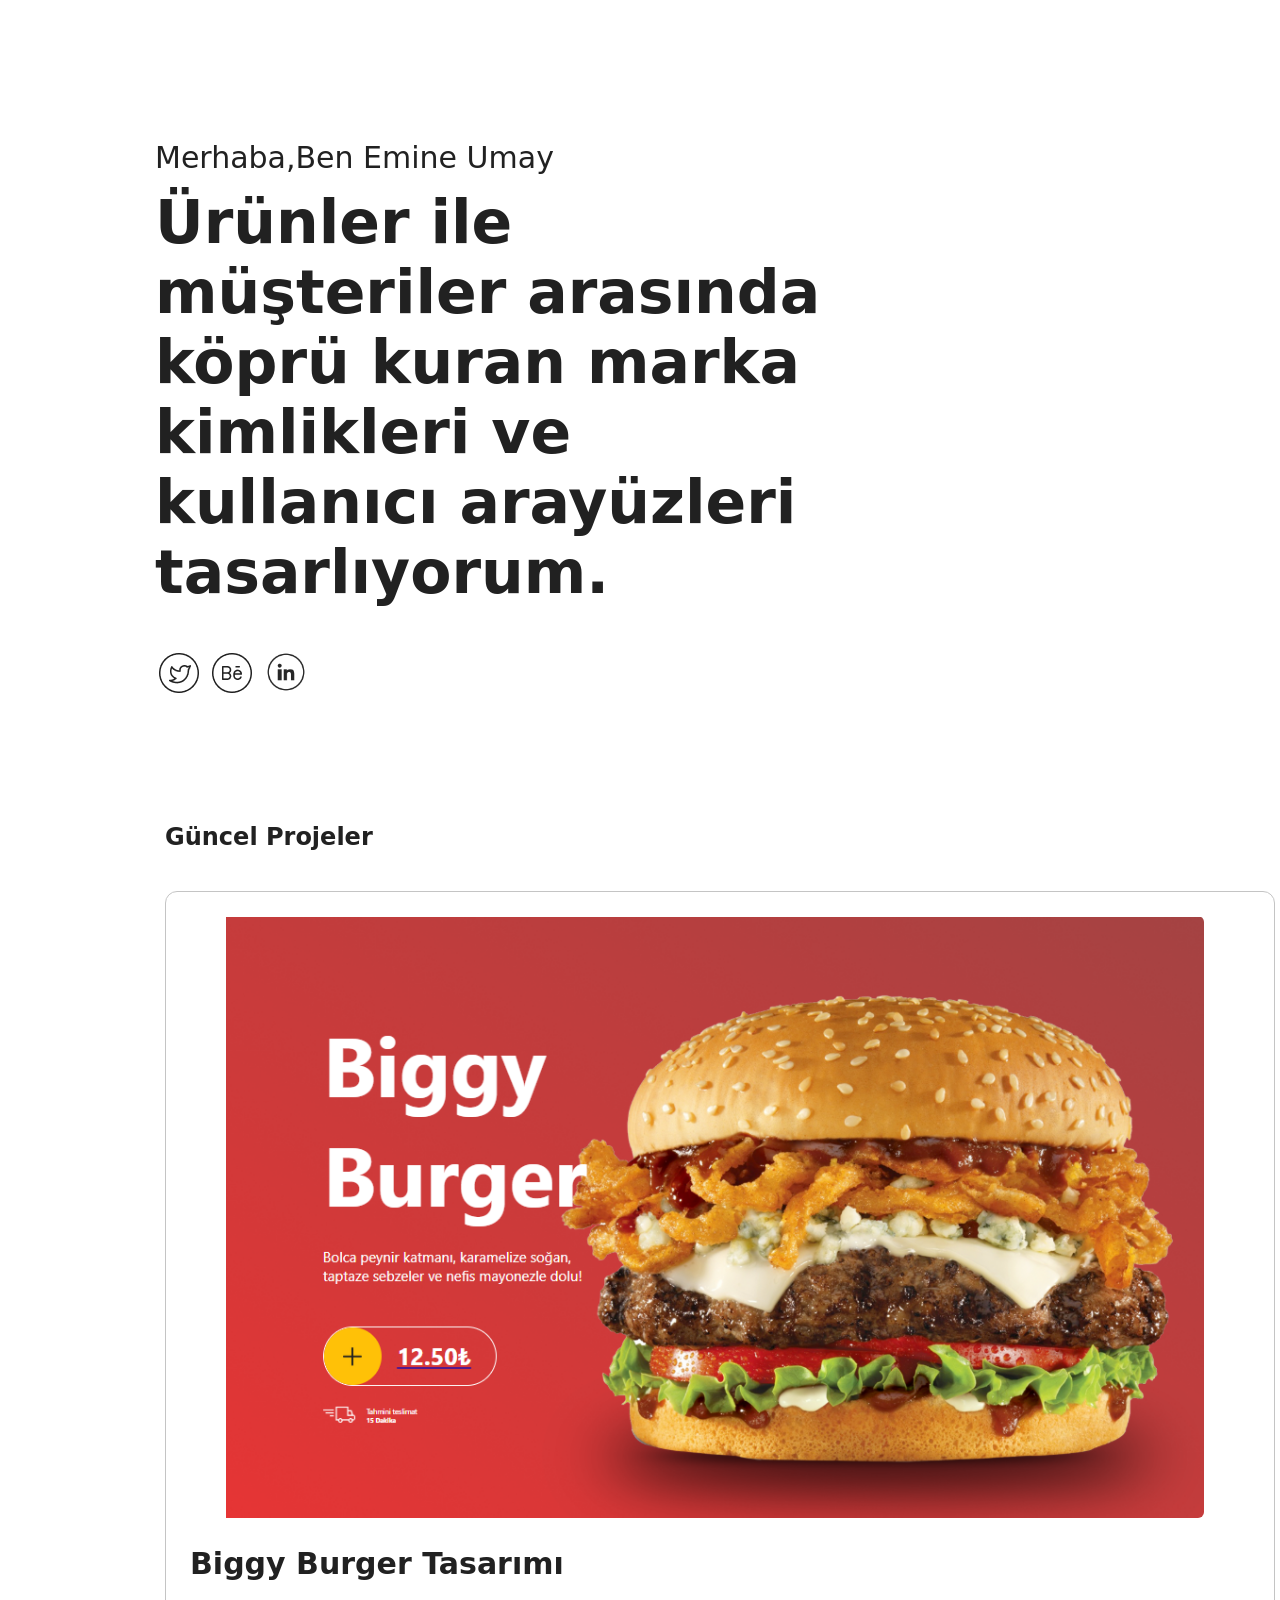
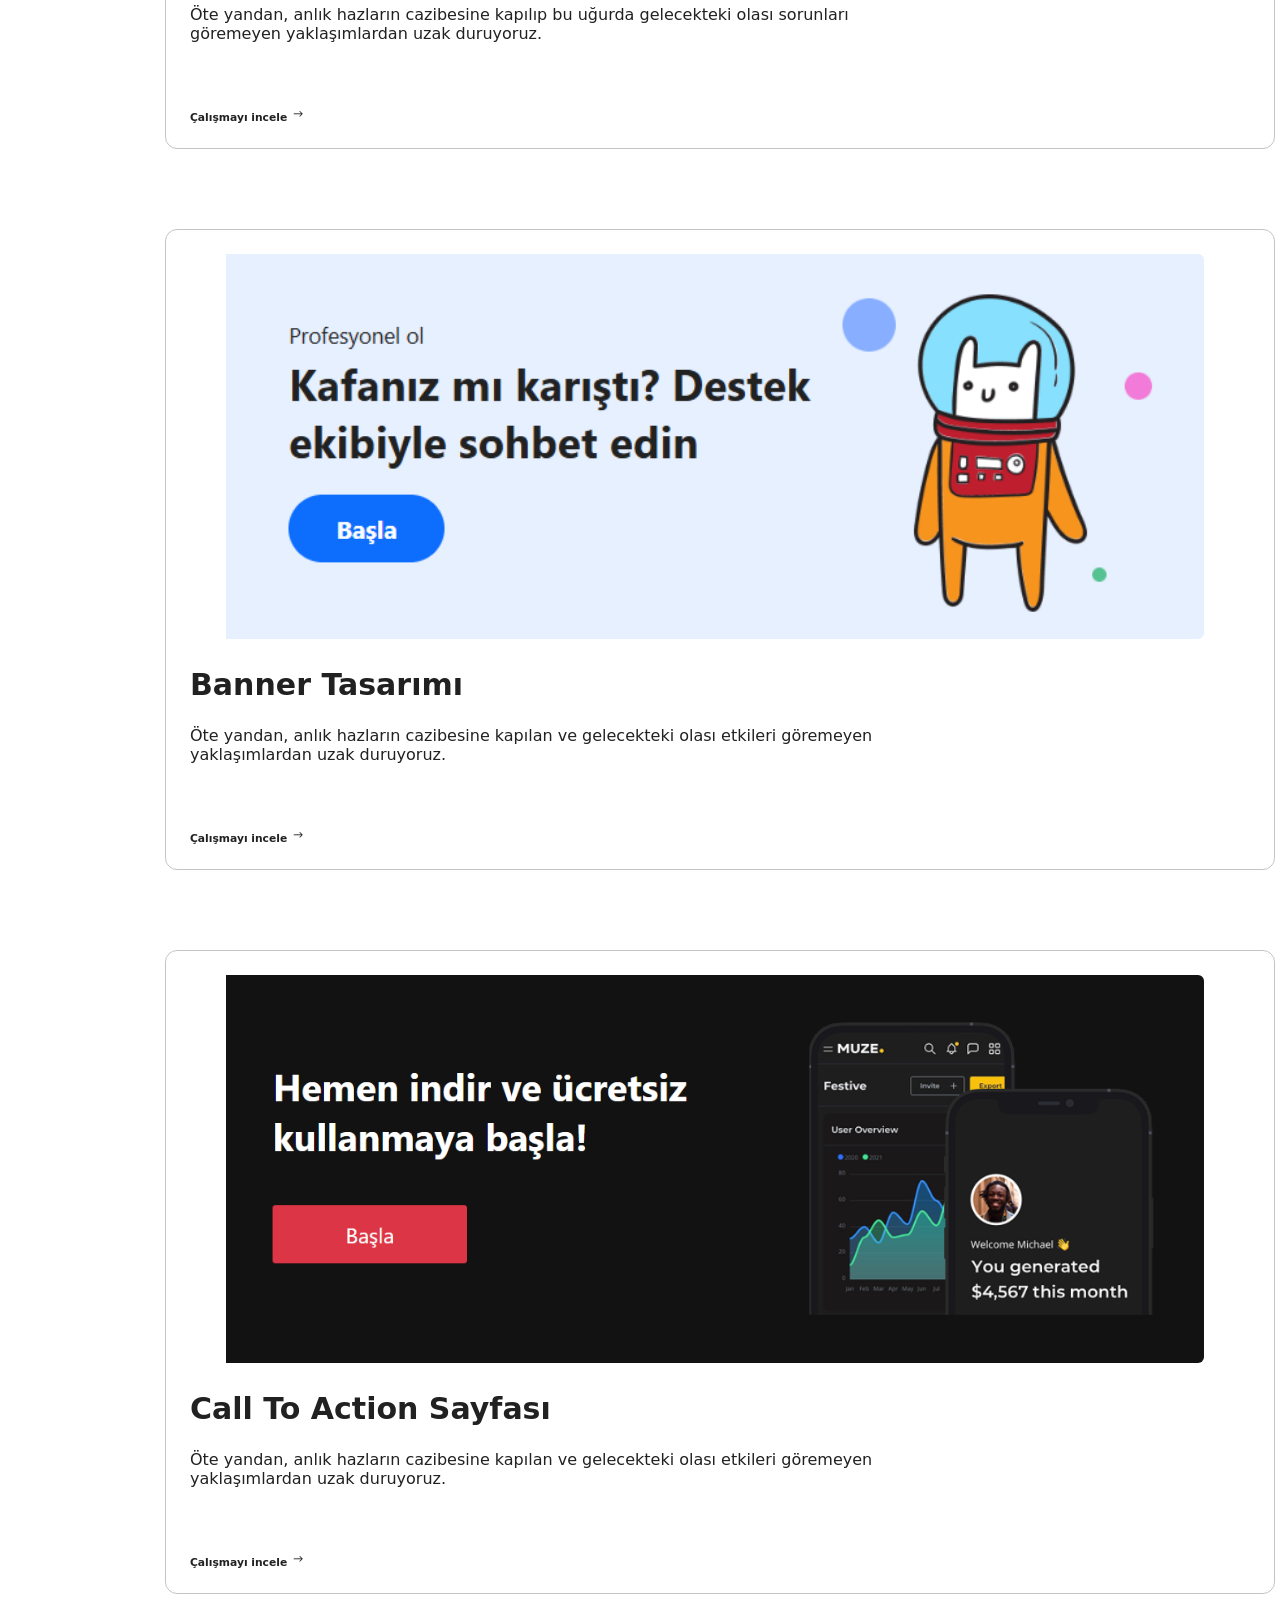
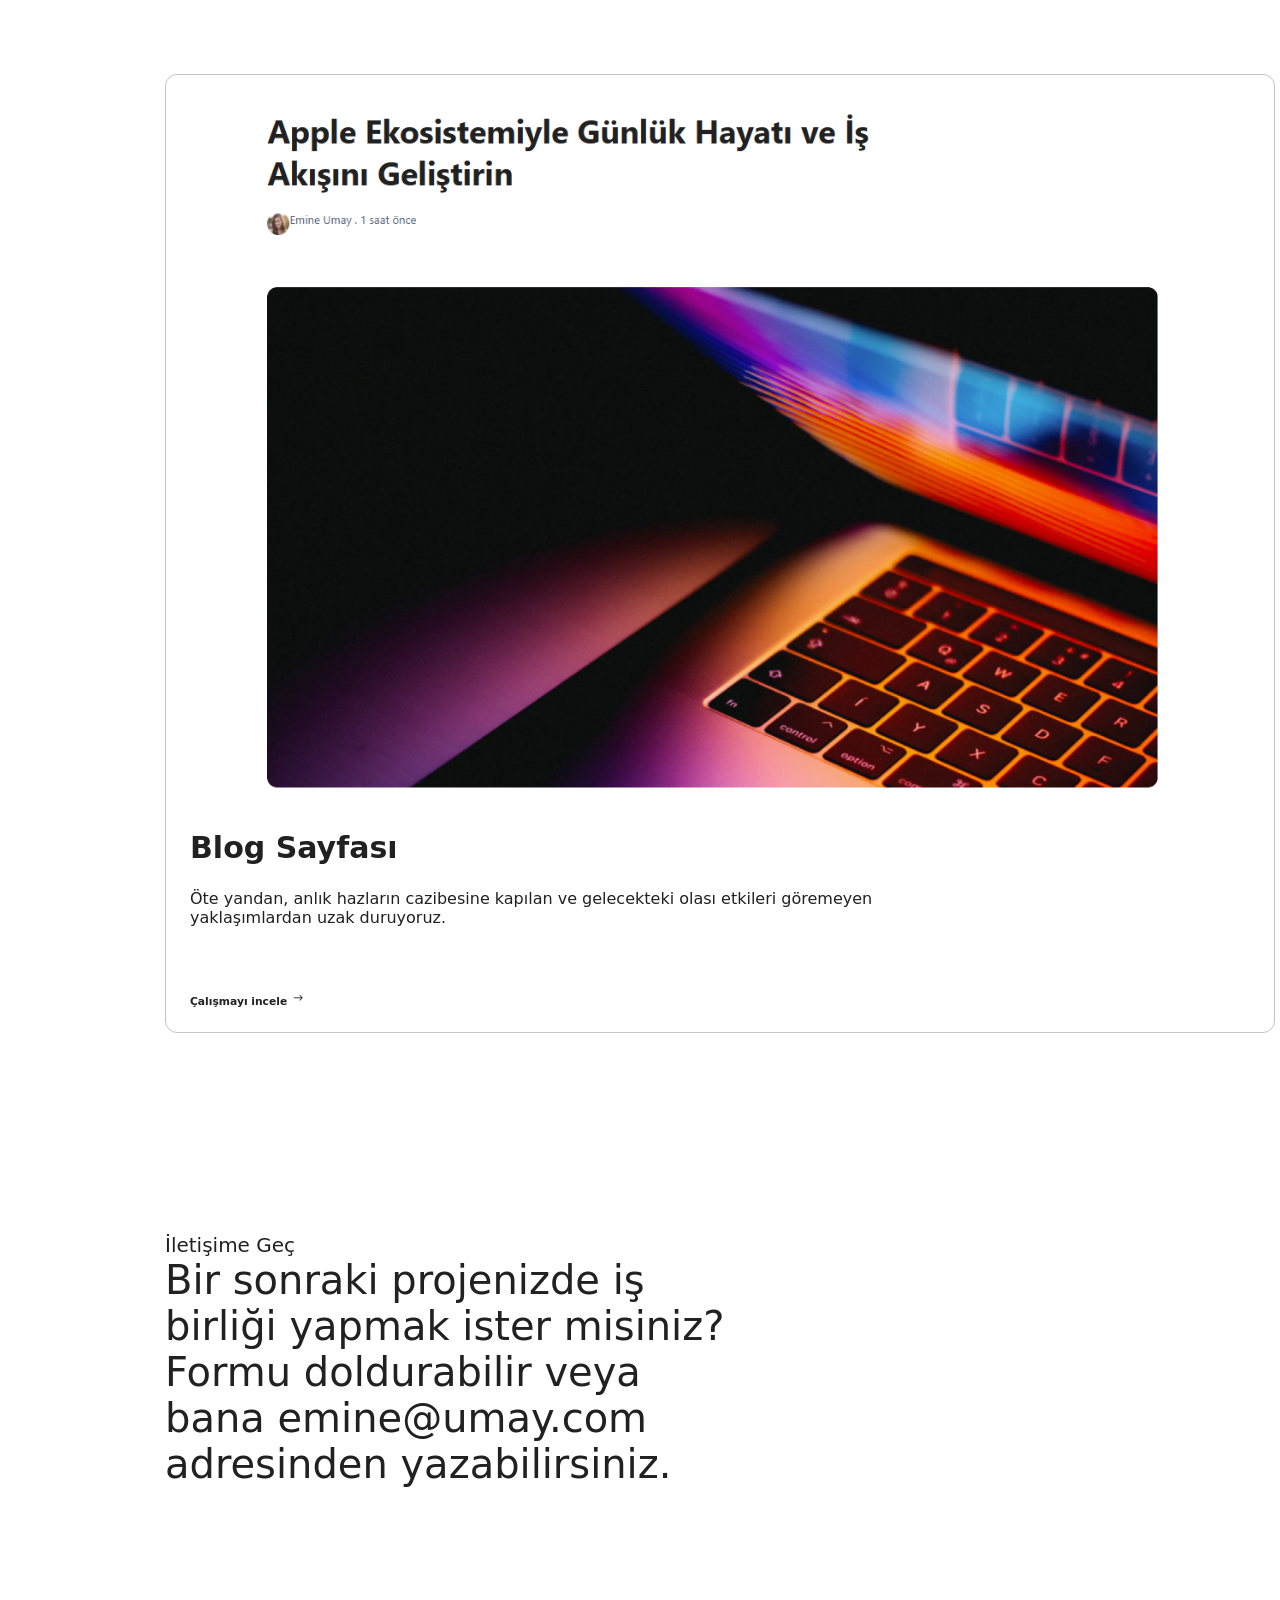
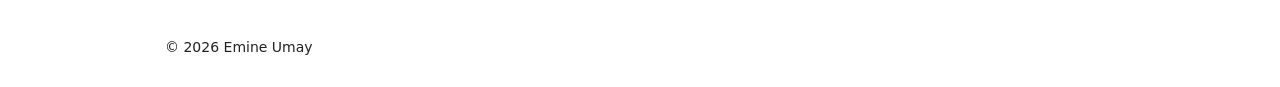
<file: assets/pages/index.html>
<!DOCTYPE html>
<html lang="en">

<head>
    <meta charset="UTF-8" />
    <meta name="viewport" content="width=device-width, initial-scale=1.0" />
    <title>Portfolyo Sayfası</title>
    <link rel="stylesheet" href="/assets/css/portfolio.css">
</head>

<body>
    <div class="container">
        <header>
            <div class="title">
                <p>Merhaba,Ben Emine Umay</p>
                <span>Ürünler ile müşteriler arasında köprü kuran marka kimlikleri ve kullanıcı arayüzleri
                    tasarlıyorum.</span>


                <div class="icons">
                    <img src="/assets/img/portfolio/Twitter.png" alt="twitter" />
                    <img src="/assets/img/portfolio/Behance.png" alt="Behance" />
                    <img src="/assets/img/portfolio/linkedin.jpg" alt="Linkedin" width="50px" height="50px">
                </div>
            </div>
        </header>
        <main>
            <div class="project">
                <h2>Güncel Projeler</h2>
                <div class="section">
                    <img class="pages" src="/assets/img/portfolio/biggy.png" alt="Biggy Burger Sayfası" />
                    <span>Biggy Burger Tasarımı</span>
                    <p>Öte yandan, anlık hazların cazibesine kapılıp bu uğurda gelecekteki olası sorunları <br>göremeyen
                        yaklaşımlardan uzak duruyoruz.</p>
                    <h6><a href="/assets/pages/restaurant.html" target="_blank">Çalışmayı incele <img src="/assets/img/portfolio/Icon.png" alt="yönlendiren ok" /></a></h6>
                </div>

                <div class="section">
                    <img class="pages" src="/assets/img/portfolio/banner.png " alt="Banner sayfası" />
                    <span>Banner Tasarımı</span>
                    <p>Öte yandan, anlık hazların cazibesine kapılan ve gelecekteki olası etkileri göremeyen <br>
                        yaklaşımlardan uzak duruyoruz.</p>
                    <h6><a href="/assets/pages/banner.html" target="_blank">Çalışmayı incele <img src="/assets/img/portfolio/Icon.png" alt="yönlendiren ok" /></a></h6>
                </div>

                <div class="section">
                    <img class="pages" src="/assets/img/portfolio/cta.png" alt="Call To Action Sayfası" />
                    <span>Call To Action Sayfası</span>
                    <p>Öte yandan, anlık hazların cazibesine kapılan ve gelecekteki olası etkileri göremeyen <br>
                        yaklaşımlardan uzak duruyoruz.</p>
                    <h6><a href="/assets/pages/cta.html" target="_blank">Çalışmayı incele <img src="/assets/img/portfolio/Icon.png" alt="yönlendiren ok" /></a></h6>
                </div>

                <div class="section">
                    <img class="pages" src="/assets/img/portfolio/blog.png" alt="Blog Sayfası" />
                    <span>Blog Sayfası</span>
                    <p>Öte yandan, anlık hazların cazibesine kapılan ve gelecekteki olası etkileri göremeyen <br>
                        yaklaşımlardan uzak duruyoruz.</p>
                    <h6><a href="/assets/pages/blog.html" target="_blank">Çalışmayı incele <img src="/assets/img/portfolio/Icon.png" alt="yönlendiren ok" /></a></h6>
                </div>
        </main>
        <footer>
            <div class="contact">
                <span>İletişime Geç</span>
                <p>Bir sonraki projenizde iş <br>
                    birliği yapmak ister misiniz? <br>
                    Formu doldurabilir veya <br>
                    bana emine@umay.com <br>
                    adresinden yazabilirsiniz.</p>
            </div>
            <div class="end">
               <p> © 2026 Emine Umay</p>
            </div>
        </footer>
    </div>
</body>

</html>
</file>
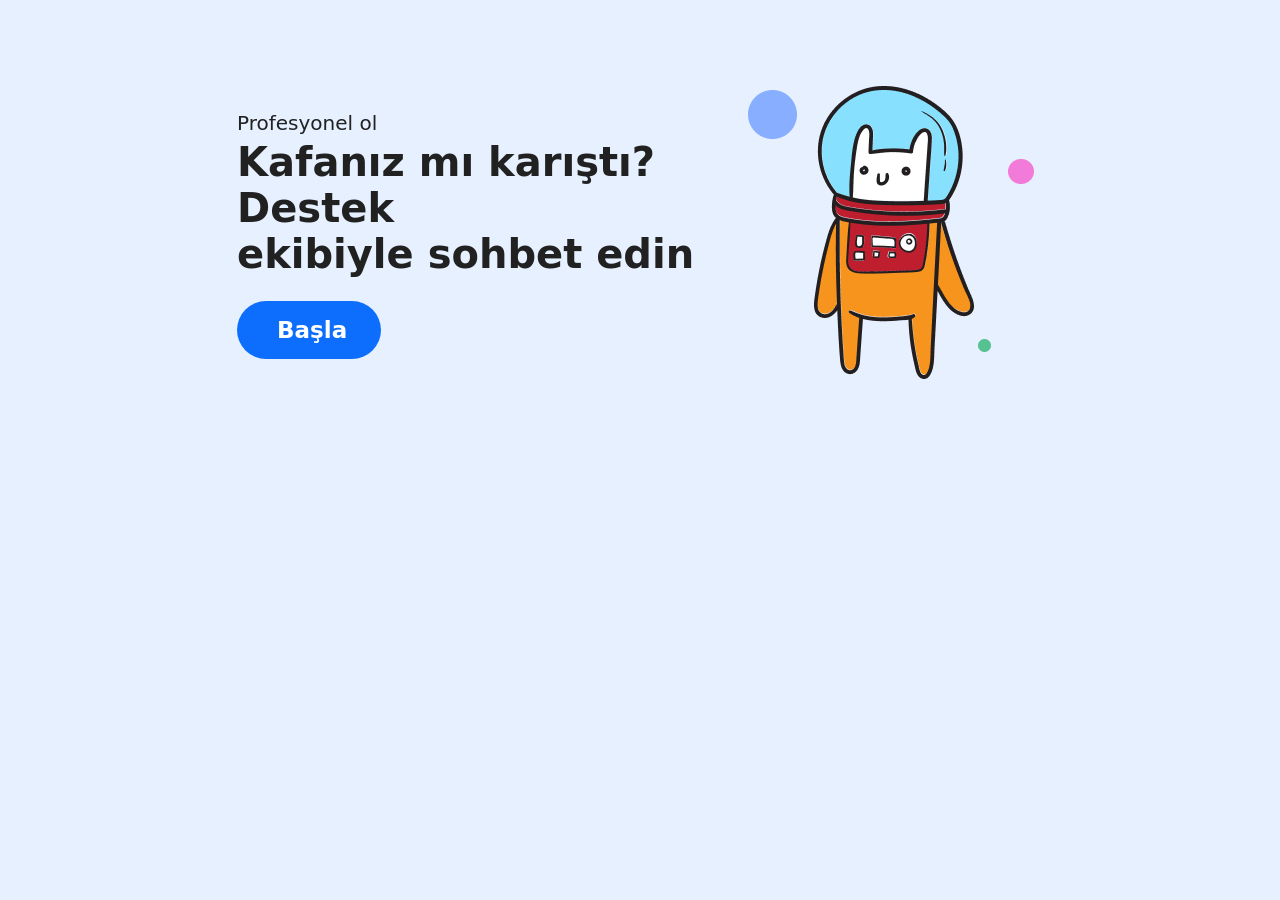
<file: assets/pages/banner.html>
<!DOCTYPE html>
<html lang="en">
<head>
    <meta charset="UTF-8">
    <meta name="viewport" content="width=device-width, initial-scale=1.0">
    <title>Banner Sayfası</title>
    <link rel="stylesheet" href="/assets/css/banner.css" />
</head>
<body>
    <div class="container">
        <div class="images">
        <img class="first_oval" src="/assets/img/banner-img/Oval Copy.png" alt="" />
        <img class="second_oval" src="/assets/img/banner-img/Oval Copy 2.png" alt="" />
        <img class="illustration" src="/assets/img/banner-img/doodle-44.png" alt="" />
        <img class="third_oval" src="/assets/img/banner-img/Oval.png" alt="" />
        </div>
        <div class="title">
            <p>Profesyonel ol</p>
        </div>
        <div class="paragraph">
            <p>Kafanız mı karıştı? Destek <br>ekibiyle sohbet edin</p>
        </div>
        <a href="#">Başla</a>
    </div>
</body>
</html>
</file>
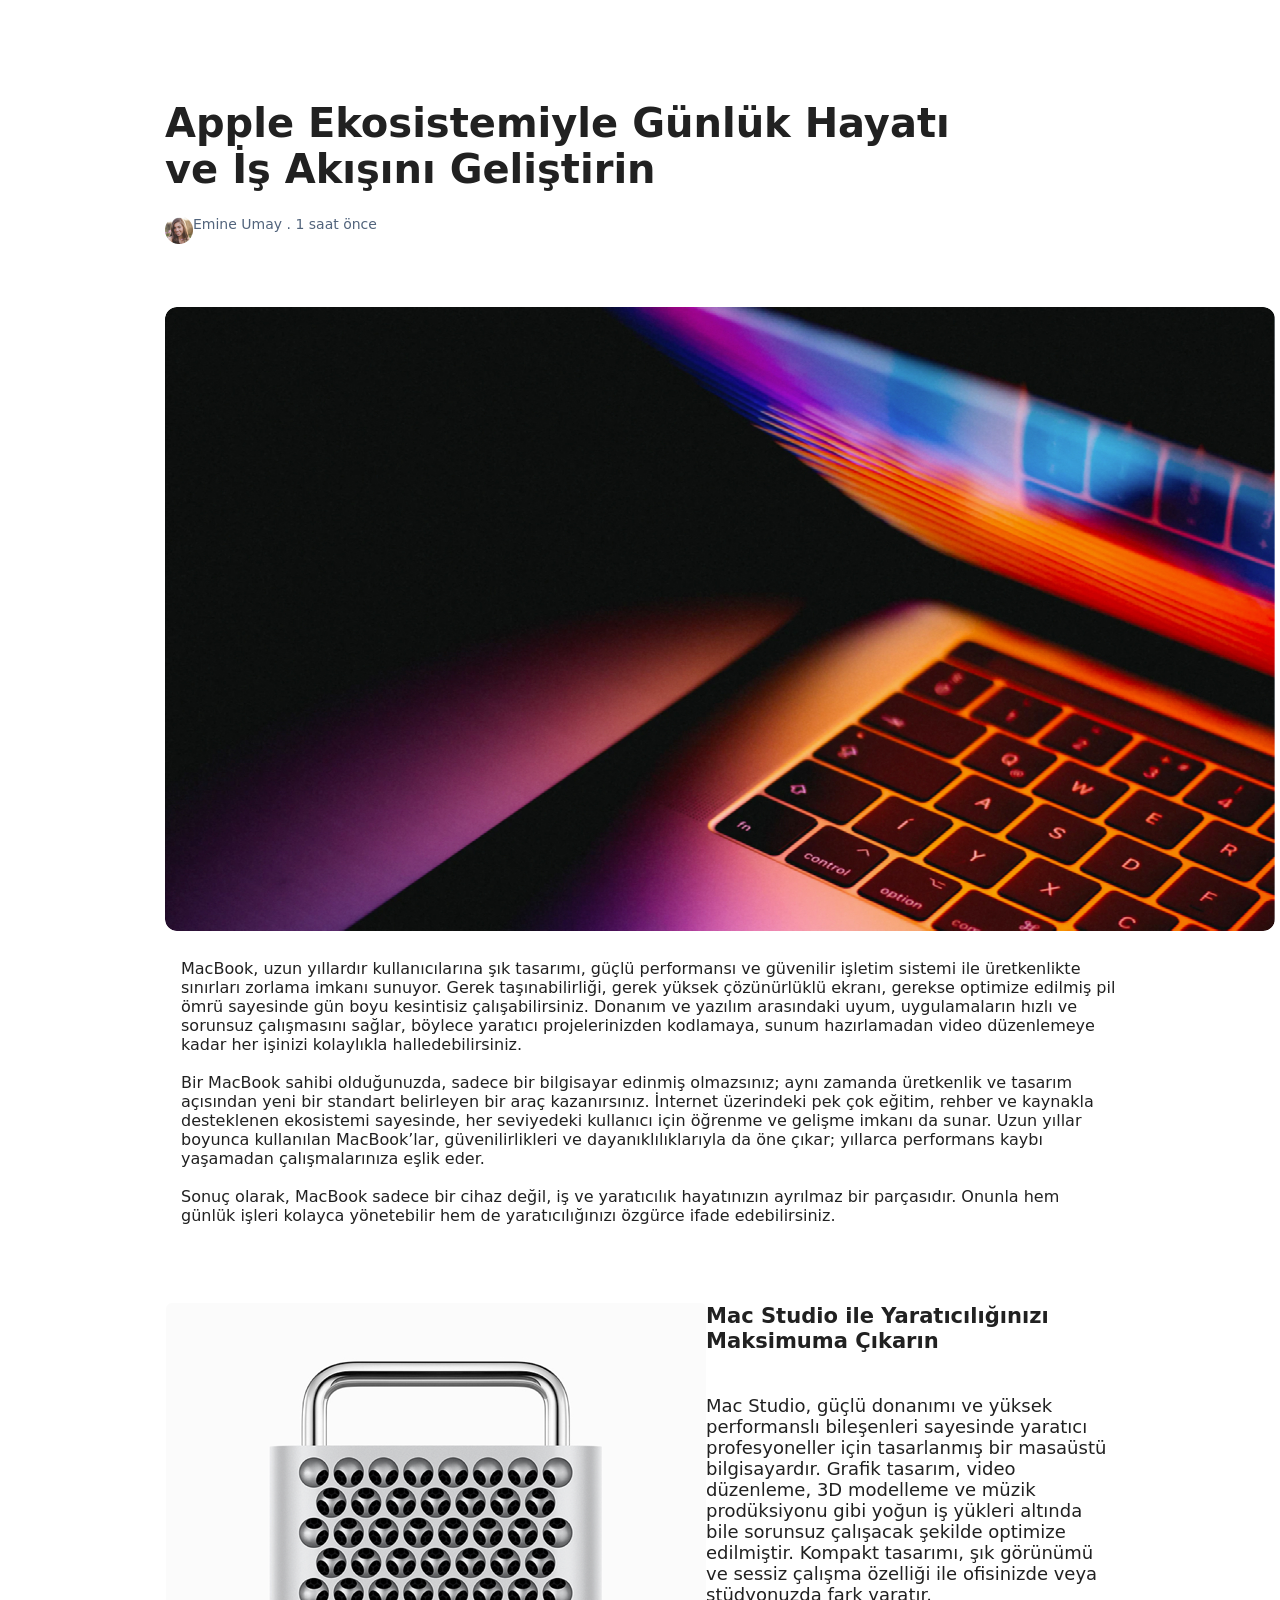
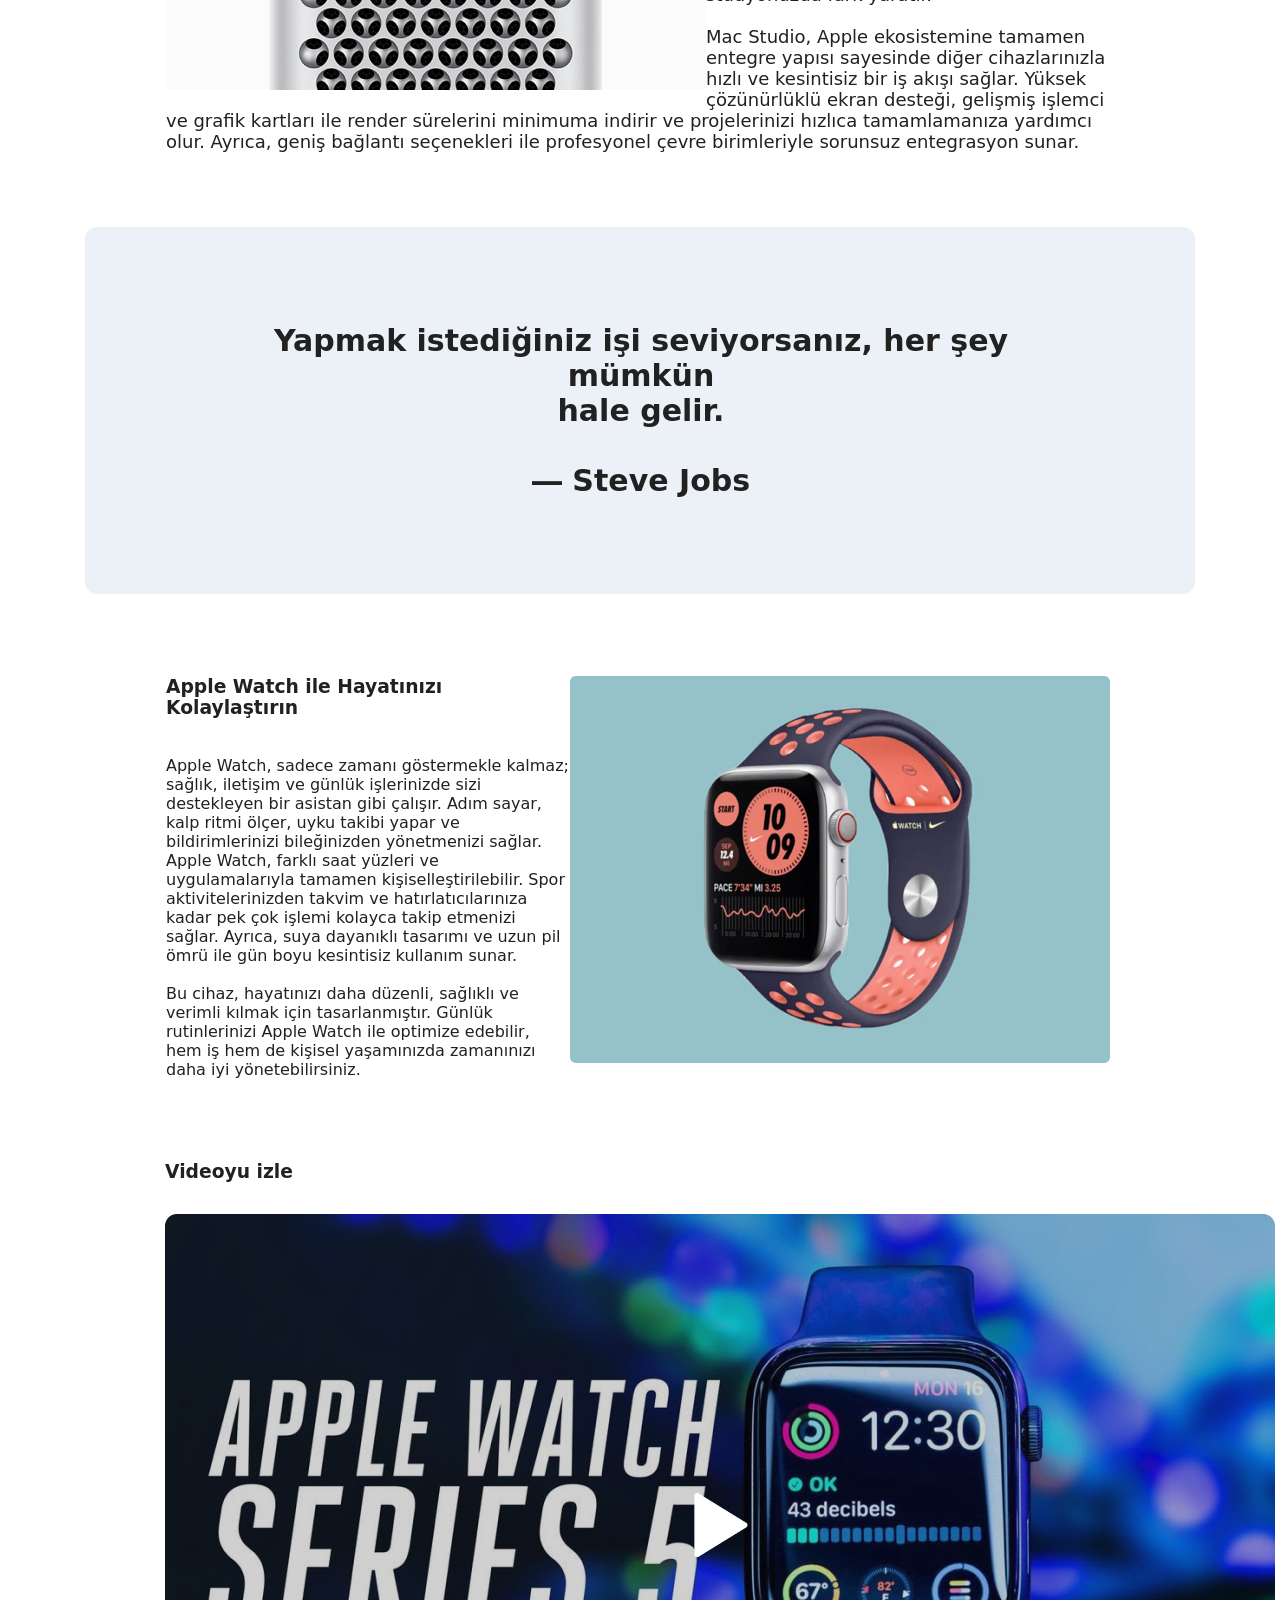
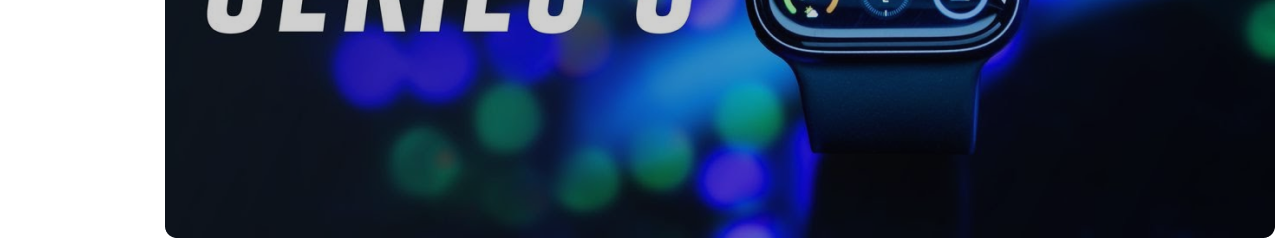
<file: assets/pages/blog.html>
<!DOCTYPE html>
<html lang="en">

<head>
    <meta charset="UTF-8">
    <meta name="viewport" content="width=device-width, initial-scale=1.0">
    <title>Blog Sayfası</title>
    <link rel="stylesheet" href="/assets/css/blog.css" />
</head>

<body>
    <div class="container">
        <header>
        <div class="title">
            <h4>Apple Ekosistemiyle Günlük Hayatı ve
                İş Akışını Geliştirin</h4>

            <div class="user">
                <img src="/assets/img/blog/user.png" alt="kullanıcı profili" />
                <p>Emine Umay . 1 saat önce</p>
            </div>
        </div>
    </header>
    <main>
        <div class="first_section">
            <img src="/assets/img/blog/Image.jpg" alt="laptop resmi" />
            <p>MacBook, uzun yıllardır kullanıcılarına şık tasarımı, güçlü performansı ve güvenilir işletim sistemi ile
                üretkenlikte sınırları zorlama imkanı sunuyor. Gerek taşınabilirliği, gerek yüksek çözünürlüklü ekranı,
                gerekse optimize edilmiş pil ömrü sayesinde gün boyu kesintisiz çalışabilirsiniz. Donanım ve yazılım
                arasındaki uyum, uygulamaların hızlı ve sorunsuz çalışmasını sağlar, böylece yaratıcı projelerinizden
                kodlamaya, sunum hazırlamadan video düzenlemeye kadar her işinizi kolaylıkla halledebilirsiniz. <br>
                <br>
                Bir MacBook sahibi olduğunuzda, sadece bir bilgisayar edinmiş olmazsınız; aynı zamanda üretkenlik ve
                tasarım açısından yeni bir standart belirleyen bir araç kazanırsınız. İnternet üzerindeki pek çok
                eğitim, rehber ve kaynakla desteklenen ekosistemi sayesinde, her seviyedeki kullanıcı için öğrenme ve
                gelişme imkanı da sunar. Uzun yıllar boyunca kullanılan MacBook’lar, güvenilirlikleri ve
                dayanıklılıklarıyla da öne çıkar; yıllarca performans kaybı yaşamadan çalışmalarınıza eşlik eder. <br>
                <br>
                Sonuç olarak, MacBook sadece bir cihaz değil, iş ve yaratıcılık hayatınızın ayrılmaz bir parçasıdır.
                Onunla hem günlük işleri kolayca yönetebilir hem de yaratıcılığınızı özgürce ifade edebilirsiniz.
            </p>
        </div>
        <div class="second_section">
            <img src="/assets/img/blog/6px.png" alt="ürün resmi" />
            <h3>Mac Studio ile Yaratıcılığınızı Maksimuma Çıkarın</h3><br><br>
            <p>Mac Studio, güçlü donanımı ve yüksek performanslı bileşenleri sayesinde yaratıcı profesyoneller için
                tasarlanmış bir masaüstü bilgisayardır. Grafik tasarım, video düzenleme, 3D modelleme ve müzik
                prodüksiyonu gibi yoğun iş yükleri altında bile sorunsuz çalışacak şekilde optimize edilmiştir. Kompakt
                tasarımı, şık görünümü ve sessiz çalışma özelliği ile ofisinizde veya stüdyonuzda fark yaratır. <br><br>

                Mac Studio, Apple ekosistemine tamamen entegre yapısı sayesinde diğer cihazlarınızla hızlı ve kesintisiz
                bir iş akışı sağlar. Yüksek çözünürlüklü ekran desteği, gelişmiş işlemci ve grafik kartları ile render
                sürelerini minimuma indirir ve projelerinizi hızlıca tamamlamanıza yardımcı olur. Ayrıca, geniş bağlantı
                seçenekleri ile profesyonel çevre birimleriyle sorunsuz entegrasyon sunar.<br><br>
            </p>
        </div>
        <div class="content">
            <p>Yapmak istediğiniz işi seviyorsanız, her şey mümkün <br> hale gelir. <br><br>― Steve Jobs</p>
        </div>
        <div class="third_section">
            <img src="/assets/img/blog/7px.png" alt="saat resmi" />

            <div class="text">
                <h3>Apple Watch ile Hayatınızı Kolaylaştırın</h3>
                <p><br><br>Apple Watch, sadece zamanı göstermekle kalmaz; sağlık, iletişim ve günlük işlerinizde sizi
                    destekleyen bir asistan gibi çalışır. Adım sayar, kalp ritmi ölçer, uyku takibi yapar ve
                    bildirimlerinizi bileğinizden yönetmenizi sağlar.
                    Apple Watch, farklı saat yüzleri ve uygulamalarıyla tamamen kişiselleştirilebilir. Spor
                    aktivitelerinizden takvim ve hatırlatıcılarınıza kadar pek çok işlemi kolayca takip etmenizi sağlar.
                    Ayrıca, suya dayanıklı tasarımı ve uzun pil ömrü ile gün boyu kesintisiz kullanım sunar. <br><br>

                    Bu cihaz, hayatınızı daha düzenli, sağlıklı ve verimli kılmak için tasarlanmıştır. Günlük
                    rutinlerinizi Apple Watch ile optimize edebilir, hem iş hem de kişisel yaşamınızda zamanınızı daha
                    iyi yönetebilirsiniz.</p>
            </div>
        </div>
    </main>
      <footer>  <div class="video">
            <h3>Videoyu izle</h3>
            <img src="/assets/img/blog/Player.png" alt="video" />
        </div>
        </footer>
    </div>
</body>

</html>
</file>
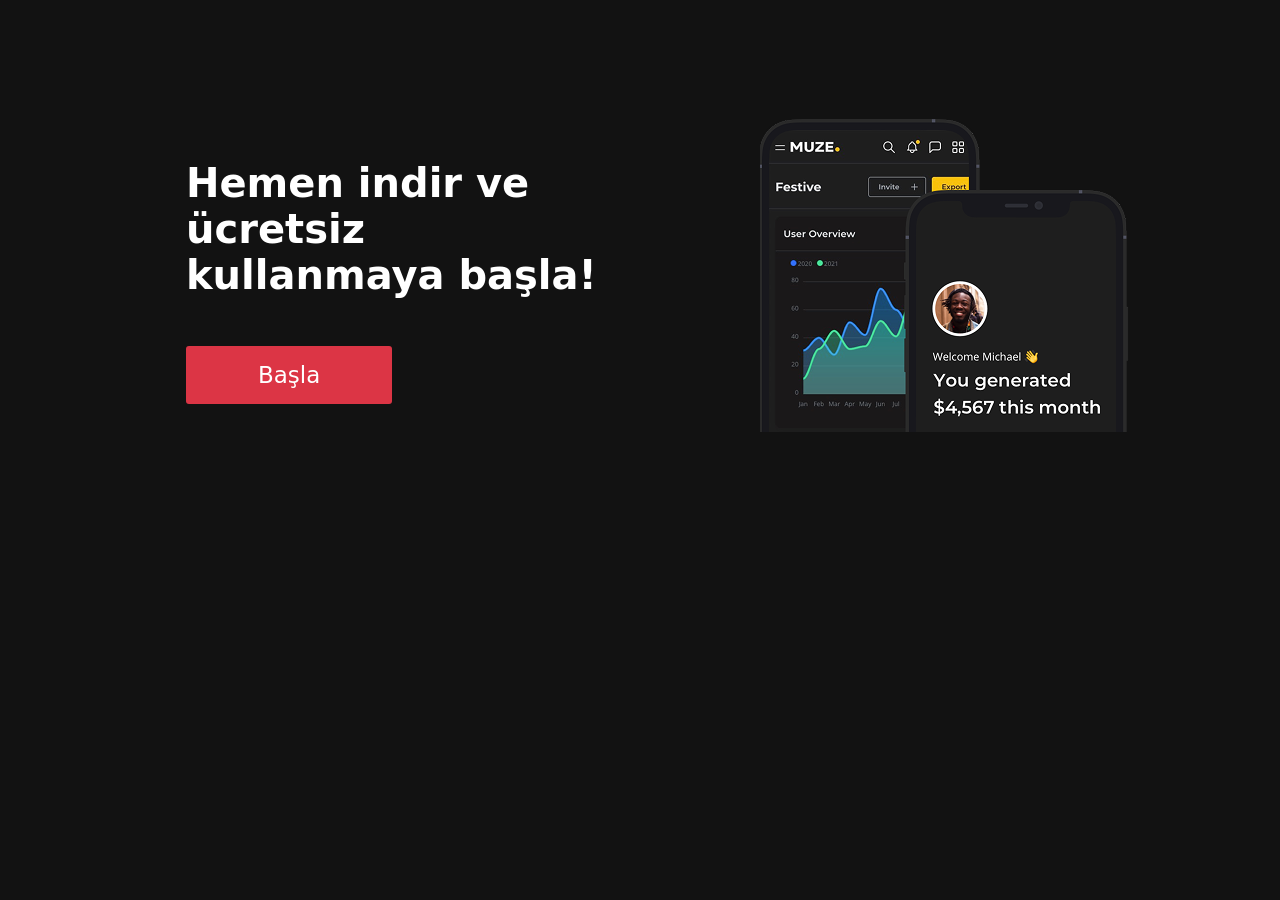
<file: assets/pages/cta.html>
<!DOCTYPE html>
<html lang="en">
<head>
    <meta charset="UTF-8">
    <meta name="viewport" content="width=device-width, initial-scale=1.0">
    <title>Call To Action Sayfası</title>
    <link rel="stylesheet" href="/assets/css/cta.css">
</head>
<body>
   <div class="container">
    <img class="tel" src="/assets/img/cta.png" alt="" />
    <div class="text">
        <p>Hemen indir ve ücretsiz <br> kullanmaya başla!</p>
    </div>
    <a href="#">Başla</a>
   </div> 
</body>
</html>
</file>
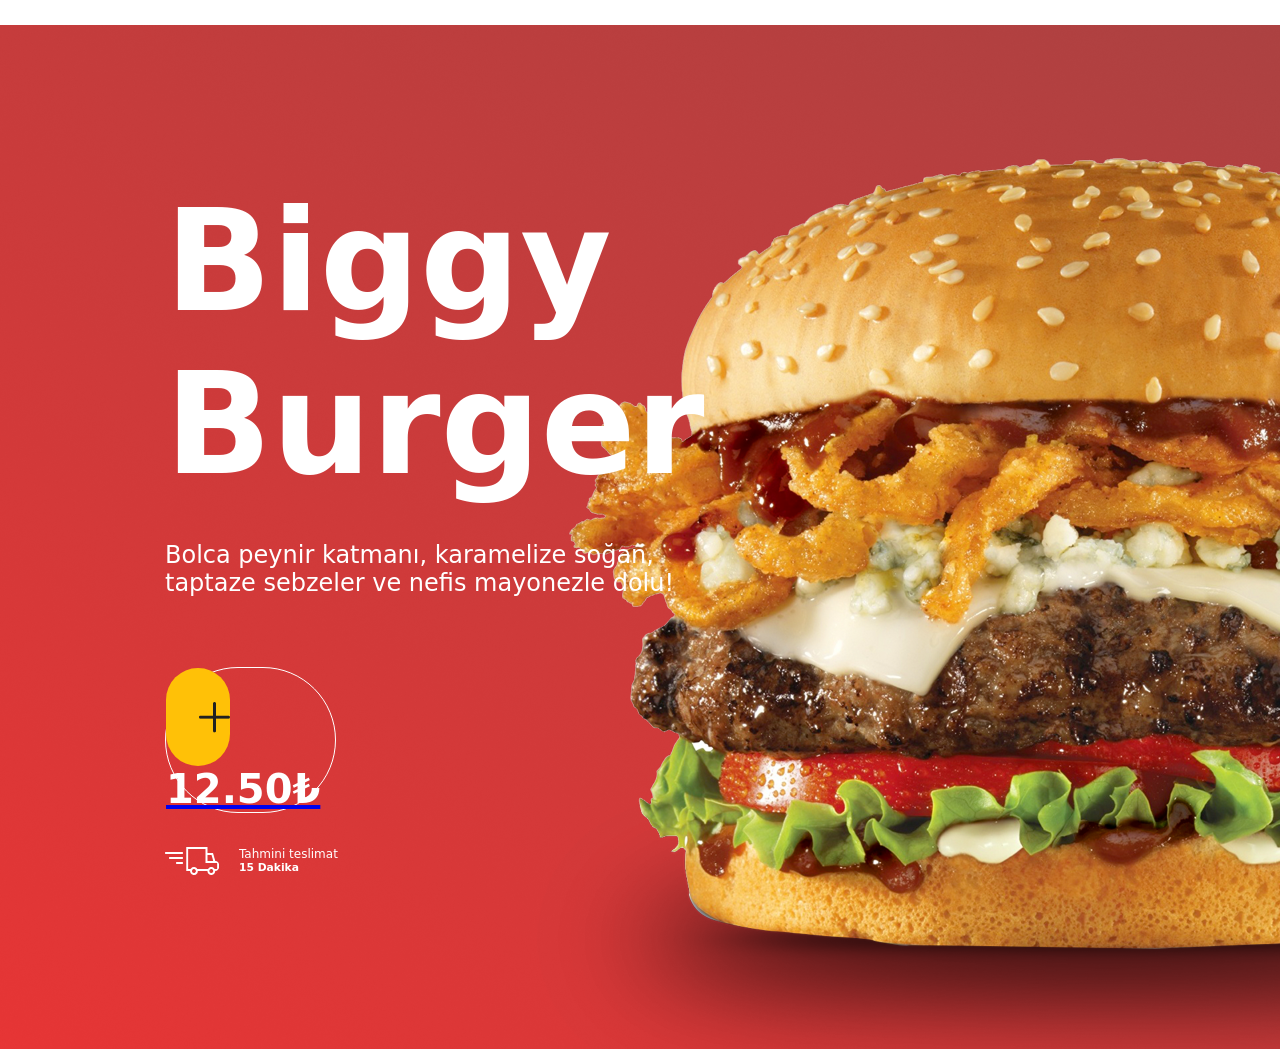
<file: assets/pages/restaurant.html>
<!DOCTYPE html>
<html lang="en">
<head>
    <meta charset="UTF-8">
    <meta name="viewport" content="width=device-width, initial-scale=1.0">
    <title>Hero Restaurant</title>
    <link rel="stylesheet" href="/assets/css/restaurant.css" />
</head>
<body>
    <div class="container">
    <div class="first_text"><p>Biggy <br> Burger</p></div>
    <div class="second_text"><p>Bolca peynir katmanı, karamelize soğan,<br>
         taptaze sebzeler ve nefis mayonezle dolu!</p></div>
         <a href="#">
            <div class=" yellow_circle"><img src="/assets/img/hero-restaurant/Cart.png" alt="" /></div>
            <div class="price">12.50₺</div></a>
            <div class="delivery">
                <img src="/assets/img/hero-restaurant/truck-icon 1.png" alt="" />
                <p>Tahmini teslimat</p>
                <h6>15 Dakika</h6>
            </div>
    </div>
</body>
</html>
</file>
<file: assets/css/portfolio.css>
* {
    margin: 0;
    padding: 0;
    box-sizing: border-box;
}

body {
    font-family: system-ui;
    color: #212121;
}

.container {
    margin-inline: auto;
    max-width: 1440px;
    padding-top: 20px;
}

.title {
    max-width: 874px;

    margin: 120px 411px 120px 155px;
}

.title p {
    font-size: 30px;
    margin-bottom: 12px;
}
.title span{
    font-size: 60px;
    
    font-weight: bold;
}

.icons{
    max-width: 208px;
    margin-top: 40px;
    margin-bottom: 120px;
}

.project{
    max-width: 1440px;
}
.project h2{
    margin: 122px 0 40px 165px;
}
.section{
    border: solid 1px #C4C4C4 ;
    border-radius: 12px;
    max-width: 1110px;
    margin-left: 165px;
    margin-bottom: 80px;
    font-size: 16px;
}
.pages{
    border-radius: 30px;
    width: 1062px;
    padding:24px 24px 24px 60px;
}
.section span{
    font-weight: bold;
    font-size: 30px;
    margin: 24px 0 12px 24px;
}

.project p{
    margin: 24px 0 12px 24px;
}
h6{
    margin: 64px 0 24px 24px;
    text-decoration: none;
}

.contact{
    padding: 120px 165px;
}
.contact p{
    font-size: 40px;
}
.contact span{
    font-size: 20px;
}
.end{
    font-size: 14px;
    margin: 32px 0 32px 165px;
}
a{
    text-decoration: none;
    color: #212121;
}
</file>
<file: assets/css/banner.css>
* {
    margin: 0;
    padding: 0;
    box-sizing: border-box;
}

body {
    font-family: system-ui;
    background-color: #E6F0FF;
}

.container {
    max-width: 934px;
    margin-inline: auto;
    padding:0 0 92px 64px;
}
.images{
    margin-top: 43px;
    /* float: right; */
}
.illustration {
    float: right;
    margin-top: 43px;
}

.first_oval {
    float: right;
    margin: 116px 73px 0 17px;
}

.second_oval {
    float: right;
    margin: 296px 0 0 4px;
}

.third_oval {
    float: right;
    margin: 47px 17px 0 0;
}

.title {
    font-size: 20px;
    padding: 68px 0 0 0;
    width: 542px;
    color: #212121;
}

.paragraph {
    margin-top: 4px;
    font-size: 40px;
    font-weight: bold;
    color: #212121;
}

.container a {
    max-width: 144px;
    background-color: #0D6EFD;
    color:white;
    padding: 16px 40px ;
    margin-top: 24px;
    display: inline-block;
    text-align: center;
    text-decoration: none;
    border-radius: 32px;
    font-weight: bold;
    font-size: 23px;
    border: #0D6EFD;
}
</file>
<file: assets/css/blog.css>
* {
    margin: 0;
    padding: 0;
    box-sizing: border-box;
}

body {
    font-family: system-ui;
}

.container {
    max-width: 1440px;
    margin-inline: auto;
    padding-top: 20px;
}

.title {
    font-size: 40px;
    width: 824px;
    margin: 80px 0 75px 165px;
    color: #212121;
}

.user {
    font-size: 14px;
    color: #52647C;
    margin-top: 24px;
}

.user img {
    float: left;
}

.first_section {
    margin-left: 165px;
    color: #212121;
    font-size: 16px;
}

.first_section img {
    border-radius: 12px;
}

.first_section p {
    margin: 24px 162px 24px 16px;
}

.second_section {
    padding: 54px 164px 54px 166px;
    color: #212121;
    font-size: 18px;
}

.second_section img {
    float: left;
}

.content {
    font-size: 30px;
    color: #212121;
    background-color: #ECF1F8;
    text-align: center;
    padding: 96px 124px 96px 126px;
    font-weight: bold;
    margin-inline: auto;
    max-width: 1110px;
    border-radius: 12px;
}

.third_section {
    color: #212121;
    font-size: 16px;
    max-width: 1110px;
}

.third_section img {
    float: right;
}

.text {
    max-width: 542px;
    margin: 82px 24px 82px 166px;
}

.video {
    color: #212121;
    font-size: 16px;
    margin-left: 165px;
}

.video h3 {
    margin-bottom: 32px;
}
</file>
<file: assets/css/cta.css>
* {
    margin: 0;
    padding: 0;
    box-sizing: border-box;
}
body {
    font-family: system-ui;
    background-color: #121212;
}
.container{
    max-width: 1100px;
    margin-inline: auto;
}
.tel{
    margin: 36px 61px 0 0 ;
    float: right;
}
.text{
    max-width: 532px;
    font-size: 40px;
    color: white;
    margin: 83px 76px 24px 96px;
    padding-top: 77px;
    font-weight: bold;
}
.container a{
    max-width: 208px;
    background-color:#DC3545 ;
    text-align: center;
    text-decoration: none;
    color: white;
    padding: 16px 72px;
    font-size: 23px;
    display: inline-block;
    margin: 24px 0 82px 96px;
    border-radius: 3px;
}
</file>
<file: assets/css/restaurant.css>
* {
    margin: 0;
    padding: 0;
    box-sizing: border-box;
}

body {
    font-family: system-ui;
    /* background-color: #BD3E3E; */
}

.container {
    margin-inline: auto;
    max-width: 1662px;
    height: 1024px;
    background-image: url(/assets/img/hero-restaurant/hero-restaurant.png);
    background-repeat: no-repeat;
    margin-top: 25px;
}

.first_text {
    font-size: 140px;
    margin-left: 165px;
    padding-top: 155px;
    width: 517px;
    font-weight: bold;
    color: white;
}

.second_text {
    font-size: 24px;
    margin: 35px 0 35px 165px;
    max-width: 517px;
    color: white;
}

.container a {
    max-width: 294px;
    display: inline-block;
    margin: 35px 0 34px 165px;
    border: 1px solid white;
    border-radius: 100px;
}

.price {
    color: white;
    font-size: 40px;
    text-decoration: none;
    font-weight: bold;
    text-align: center;
    margin-top: 20px;
    margin-right: 15px;
}

.yellow_circle {
    max-width: 98px;
    height: 98px;
    background-color: #FFC107;
    border-radius: 100px;
    float: left;
    padding-left: 33px;
    padding-top: 34px;
}

.delivery {
    margin-left: 165px;
    margin-bottom: 203px;
}

.delivery img {
    float: left;
    margin-right: 7px;
    margin-right: 20px;
}
.delivery p{
    font-size: 12px;
    color: white;
}
.delivery h6{
    color: white;
    font-weight: bold;

}
</file>
